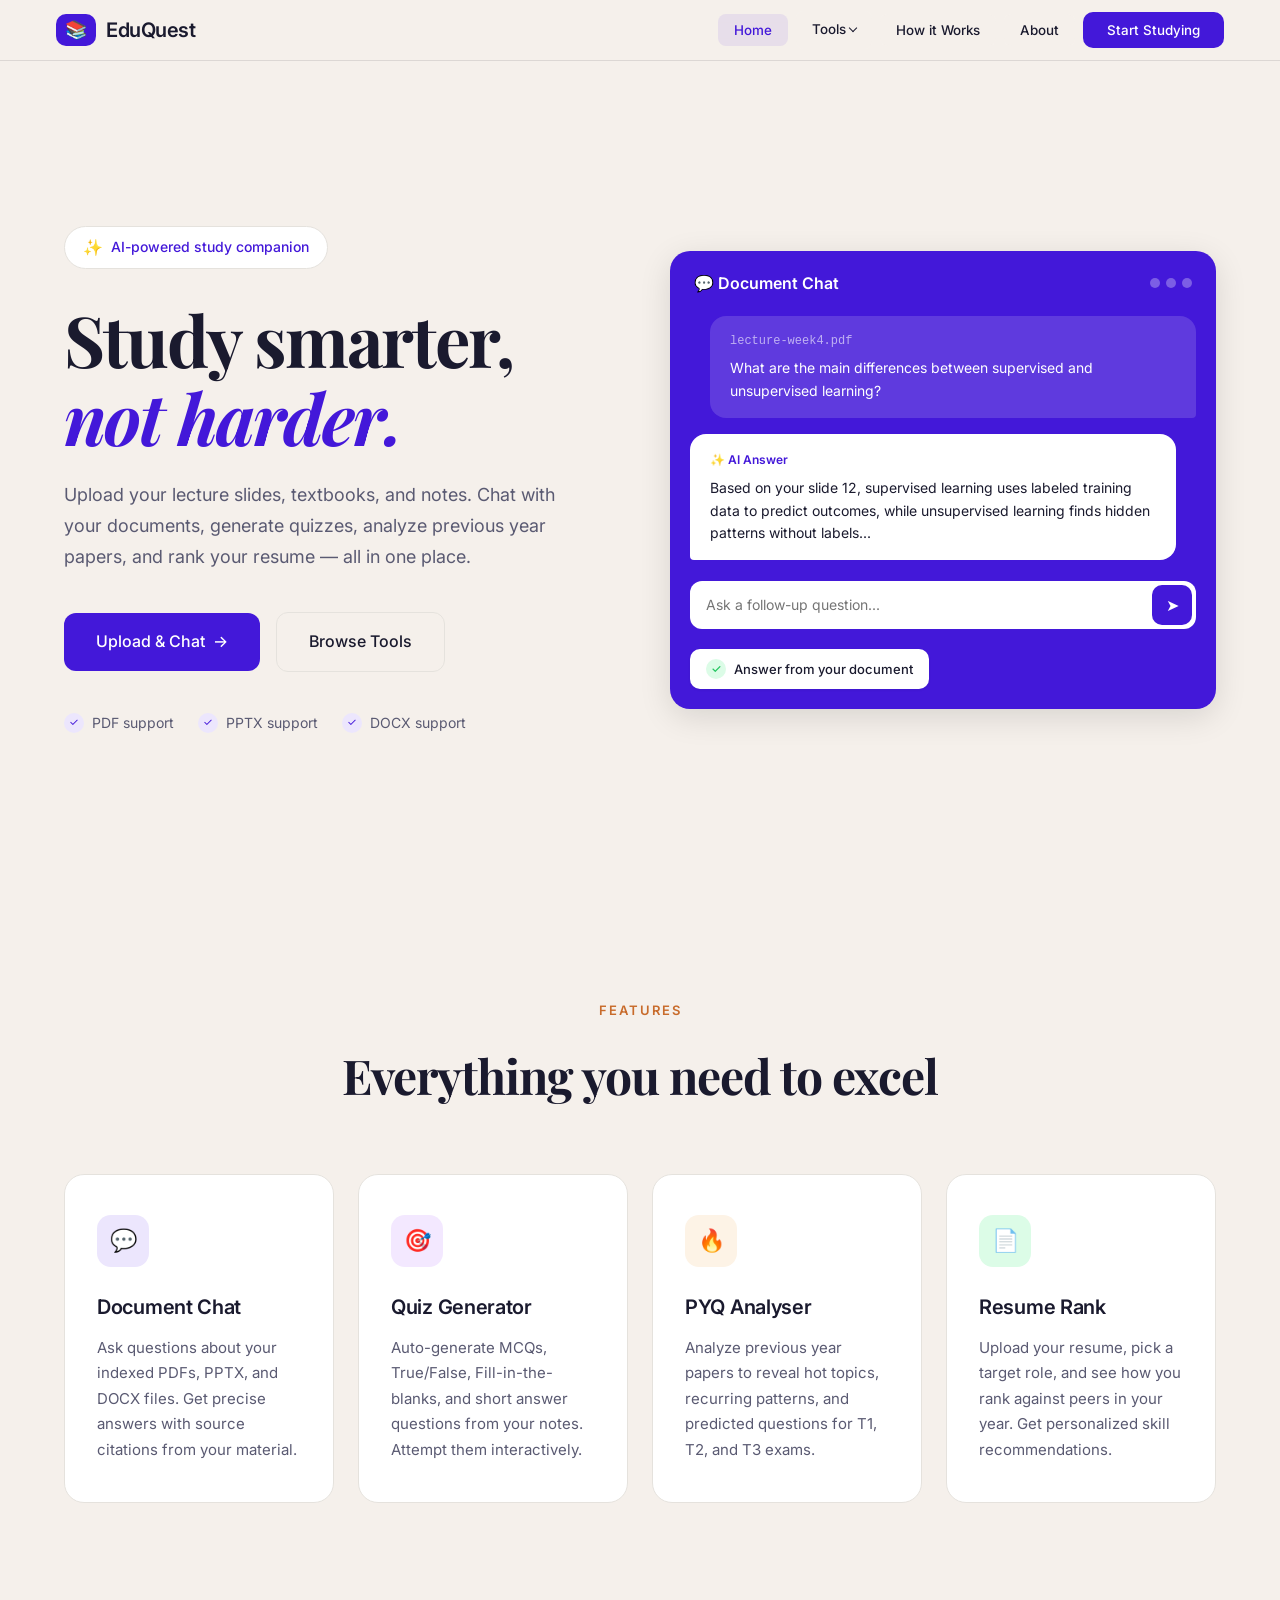
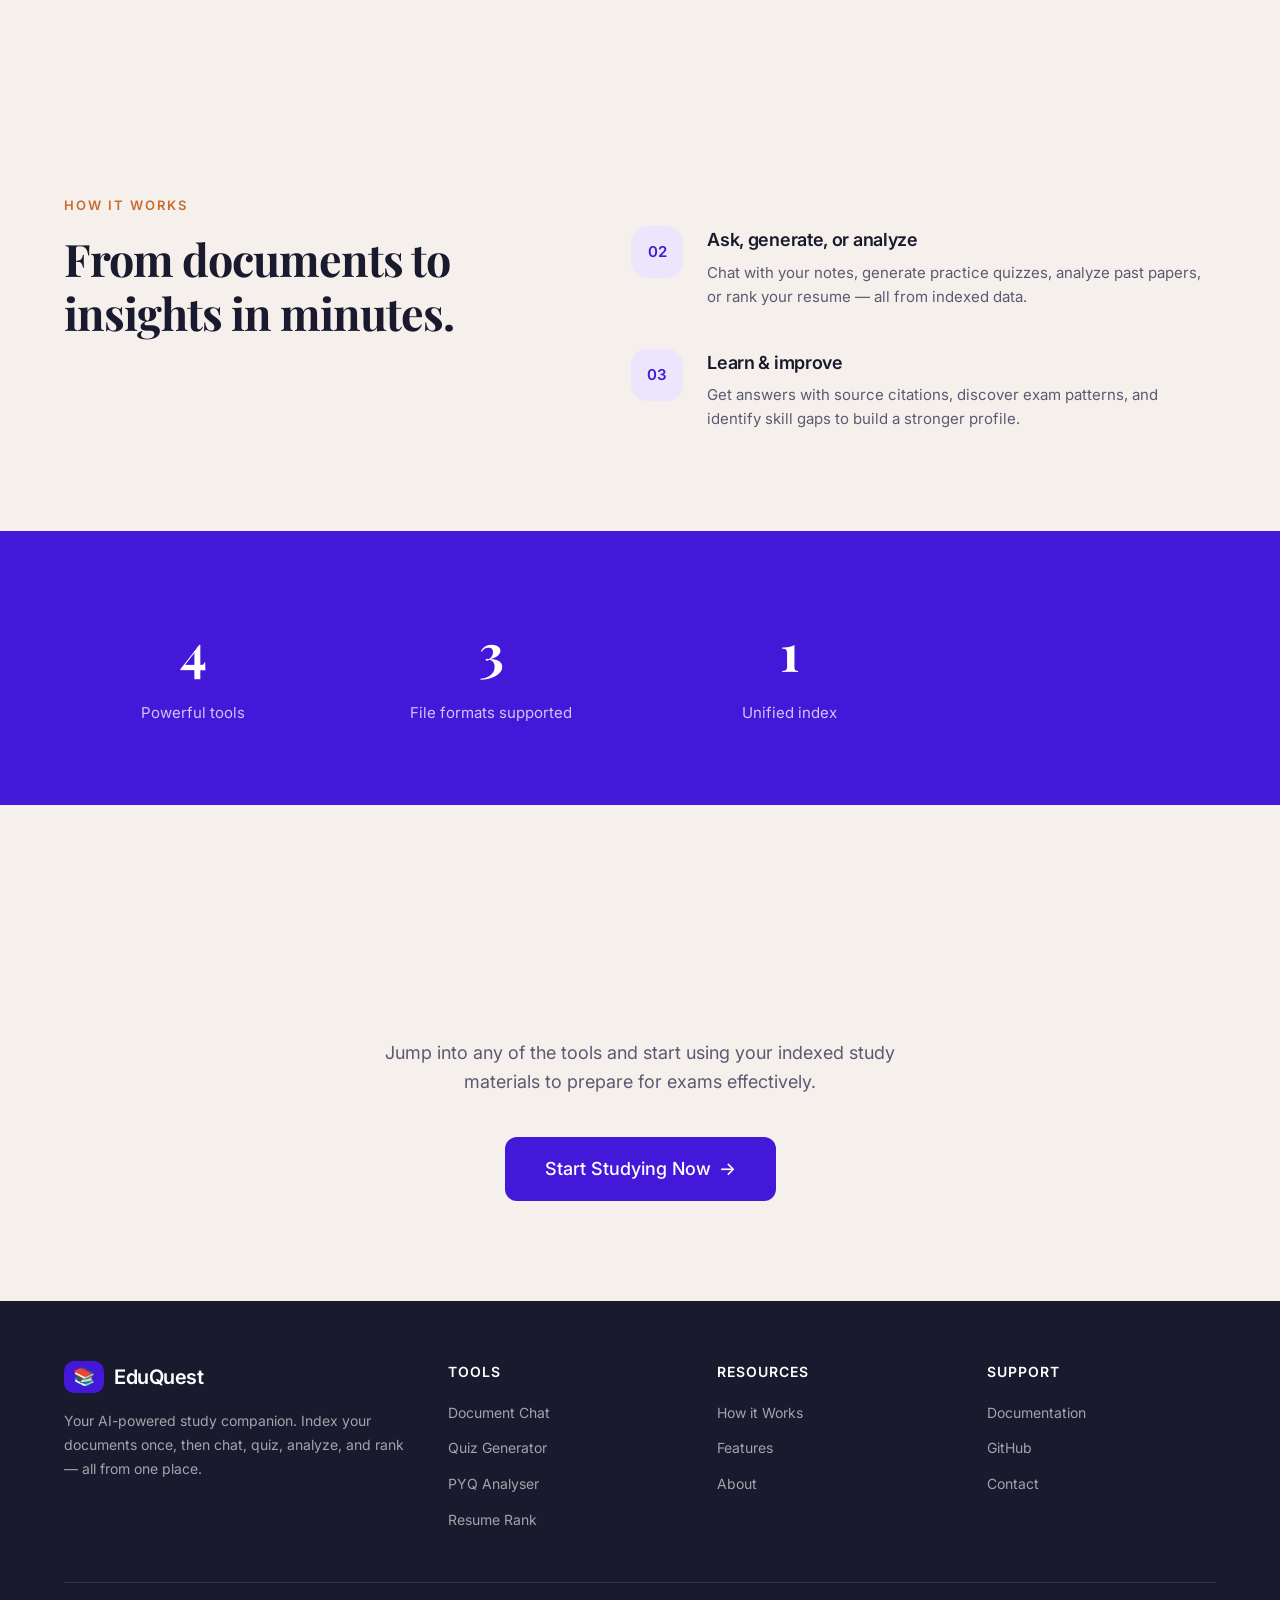
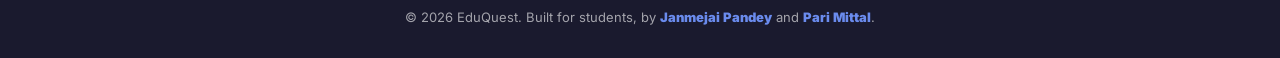
<file: src/web/index.html>
<!DOCTYPE html>
<html lang="en">
<head>
    <meta charset="UTF-8">
    <meta name="viewport" content="width=device-width, initial-scale=1.0">
    <title>EduQuest — Your AI Study Companion</title>

    <link rel="icon" href="favicon.ico" type="image/x-icon">
    <link href="https://fonts.googleapis.com/css2?family=Inter:wght@400;500;600&family=Playfair+Display:ital,wght@0,700;1,700&display=swap" rel="stylesheet">

    <link rel="stylesheet" href="style.css">
    <link rel="stylesheet" href="utils.css">

    <script src="script.js" defer></script>
</head>
<body>

    <!-- ═══════════════ NAVBAR ═══════════════ -->
    <nav class="navbar" id="navbar">
        <div class="nav-inner">
            <a href="#" class="nav-logo">
                <div class="nav-logo-icon">📚</div>
                <span class="nav-logo-text">EduQuest</span>
            </a>

            <ul class="nav-links" id="navLinks">
                <li><a href="#" class="active">Home</a></li>
                <li class="dropdown">
                    <a href="#features" class="dropdown-toggle">Tools</a>
                    <div class="dropdown-menu">
                        <a href="./chat/chat.html">💬 Document Chat</a>
                        <a href="./quiz/quiz.html">🎯 Quiz Generator</a>
                        <a href="./pyq/pyq.html">🔥 PYQ Analyser</a>
                        <a href="./resume/resume.html">📄 Resume Rank</a>
                    </div>
                </li>
                <li><a href="#how-it-works">How it Works</a></li>
                <li><a href="#stats">About</a></li>
                <li><a href="./chat/chat.html" class="nav-cta">Start Studying</a></li>
            </ul>

            <button type="button" class="mobile-toggle" id="mobileToggle" aria-label="Toggle menu">
                <span></span><span></span><span></span>
            </button>
        </div>
    </nav>

    <!-- ═══════════════ HERO ═══════════════ -->
    <section class="hero">
        <div class="container">
            <div class="hero-inner">
                <div class="hero-content">
                    <div class="hero-badge">
                        <span class="sparkle">✨</span>
                        AI-powered study companion
                    </div>

                    <h1 class="hero-title">
                        Study smarter,<br>
                        <em>not harder.</em>
                    </h1>

                    <p class="hero-description">
                        Upload your lecture slides, textbooks, and notes.
                        Chat with your documents, generate quizzes, analyze
                        previous year papers, and rank your resume — all in
                        one place.
                    </p>

                    <div class="hero-buttons">
                        <a href="./chat/chat.html" class="btn-primary">
                            Upload & Chat <span class="arrow">→</span>
                        </a>
                        <a href="#features" class="btn-secondary">
                            Browse Tools
                        </a>
                    </div>

                    <div class="hero-checks">
                        <div class="hero-check">
                            <div class="check-icon">✓</div>
                            PDF support
                        </div>
                        <div class="hero-check">
                            <div class="check-icon">✓</div>
                            PPTX support
                        </div>
                        <div class="hero-check">
                            <div class="check-icon">✓</div>
                            DOCX support
                        </div>
                    </div>
                </div>

                <!-- Chat Mockup -->
                <div class="hero-chat">
                    <div class="chat-window">
                        <div class="chat-header">
                            <div class="chat-header-left">
                                💬 Document Chat
                            </div>
                            <div class="chat-header-dots">
                                <span></span><span></span><span></span>
                            </div>
                        </div>

                        <div class="chat-body">
                            <div class="chat-msg user">
                                <div class="file-tag">lecture-week4.pdf</div>
                                What are the main differences between supervised and unsupervised learning?
                            </div>

                            <div class="chat-msg bot">
                                <div class="ai-label">✨ AI Answer</div>
                                Based on your slide 12, supervised learning uses labeled training data to predict outcomes, while unsupervised learning finds hidden patterns without labels...
                            </div>
                        </div>

                        <div class="chat-input-area">
                            <input type="text" placeholder="Ask a follow-up question..." disabled>
                            <button type="button" class="chat-send-btn">➤</button>
                        </div>

                        <div class="chat-source-badge">
                            <span class="green-dot">✓</span>
                            Answer from your document
                        </div>
                    </div>
                </div>
            </div>
        </div>
    </section>

    <!-- ═══════════════ FEATURES ═══════════════ -->
    <section class="features" id="features">
        <div class="container">
            <div class="section-label fade-in">FEATURES</div>
            <h2 class="section-title fade-in">Everything you need to excel</h2>

            <div class="features-grid">

                <a href="./chat/chat.html" class="feature-card fade-in">
                    <div class="feature-icon purple">💬</div>
                    <h3>Document Chat</h3>
                    <p>Ask questions about your indexed PDFs, PPTX, and DOCX files. Get precise answers with source citations from your material.</p>
                </a>

                <a href="./quiz/quiz.html" class="feature-card fade-in">
                    <div class="feature-icon violet">🎯</div>
                    <h3>Quiz Generator</h3>
                    <p>Auto-generate MCQs, True/False, Fill-in-the-blanks, and short answer questions from your notes. Attempt them interactively.</p>
                </a>

                <a href="./pyq/pyq.html" class="feature-card fade-in">
                    <div class="feature-icon orange">🔥</div>
                    <h3>PYQ Analyser</h3>
                    <p>Analyze previous year papers to reveal hot topics, recurring patterns, and predicted questions for T1, T2, and T3 exams.</p>
                </a>

                <a href="./resume/resume.html" class="feature-card fade-in">
                    <div class="feature-icon green">📄</div>
                    <h3>Resume Rank</h3>
                    <p>Upload your resume, pick a target role, and see how you rank against peers in your year. Get personalized skill recommendations.</p>
                </a>

            </div>
        </div>
    </section>

    <!-- ═══════════════ HOW IT WORKS ═══════════════ -->
    <section class="how-it-works" id="how-it-works">
        <div class="container">
            <div class="how-inner">
                <div>
                    <div class="how-label">HOW IT WORKS</div>
                    <h2 class="how-title">From documents to insights in minutes.</h2>
                </div>

                <div class="steps">
                    <div class="step">
                        <div class="step-number">01</div>
                        <div>
                            <h3>Index your documents</h3>
                            <p>Your PDFs, PPTX, and DOCX files are indexed with metadata (branch, year, subject, category) for fast retrieval.</p>
                        </div>
                    </div>

                    <div class="step">
                        <div class="step-number">02</div>
                        <div>
                            <h3>Ask, generate, or analyze</h3>
                            <p>Chat with your notes, generate practice quizzes, analyze past papers, or rank your resume — all from indexed data.</p>
                        </div>
                    </div>

                    <div class="step">
                        <div class="step-number">03</div>
                        <div>
                            <h3>Learn & improve</h3>
                            <p>Get answers with source citations, discover exam patterns, and identify skill gaps to build a stronger profile.</p>
                        </div>
                    </div>
                </div>
            </div>
        </div>
    </section>

    <!-- ═══════════════ STATS ═══════════════ -->
    <section class="stats" id="stats">
        <div class="container">
            <div class="stats-grid">
                <div class="stat-item fade-in">
                    <div class="stat-number">4</div>
                    <div class="stat-suffix"></div>
                    <div class="stat-label">Powerful tools</div>
                </div>
                <div class="stat-item fade-in">
                    <div class="stat-number">3</div>
                    <div class="stat-suffix"></div>
                    <div class="stat-label">File formats supported</div>
                </div>
                <div class="stat-item fade-in">
                    <div class="stat-number">1</div>
                    <div class="stat-suffix"></div>
                    <div class="stat-label">Unified index</div>
                </div>
                <div class="stat-item fade-in">
                    <div class="stat-number">∞</div>
                    <div class="stat-label">Study possibilities</div>
                </div>
            </div>
        </div>
    </section>

    <!-- ═══════════════ CTA ═══════════════ -->
    <section class="cta-section">
        <div class="container">
            <div class="section-label fade-in">GET STARTED</div>
            <h2 class="section-title fade-in">Ready to study smarter?</h2>
            <p class="fade-in">
                Jump into any of the tools and start using your indexed
                study materials to prepare for exams effectively.
            </p>
            <div class="fade-in">
                <a href="./chat/chat.html" class="btn-primary" style="font-size: 1.125rem; padding: 1.125rem 2.5rem;">
                    Start Studying Now <span class="arrow">→</span>
                </a>
            </div>
        </div>
    </section>

    <!-- ═══════════════ FOOTER ═══════════════ -->
    <footer class="footer">
        <div class="container">
            <div class="footer-inner">
                <div class="footer-brand">
                    <a href="#" class="nav-logo" style="color: white;">
                        <div class="nav-logo-icon">📚</div>
                        <span class="nav-logo-text">EduQuest</span>
                    </a>
                    <p>Your AI-powered study companion. Index your documents once, then chat, quiz, analyze, and rank — all from one place.</p>
                </div>

                <div>
                    <h4>Tools</h4>
                    <ul>
                        <li><a href="./chat/chat.html">Document Chat</a></li>
                        <li><a href="./quiz/quiz.html">Quiz Generator</a></li>
                        <li><a href="./pyq/pyq.html">PYQ Analyser</a></li>
                        <li><a href="./resume/resume.html">Resume Rank</a></li>
                    </ul>
                </div>

                <div>
                    <h4>Resources</h4>
                    <ul>
                        <li><a href="#how-it-works">How it Works</a></li>
                        <li><a href="#features">Features</a></li>
                        <li><a href="#stats">About</a></li>
                    </ul>
                </div>

                <div>
                    <h4>Support</h4>
                    <ul>
                        <li><a href="#">Documentation</a></li>
                        <li><a href="https://github.com/Janmejai-Pandey/Eduquest" target="_blank">GitHub</a></li>
                        <li><a href="#">Contact</a></li>
                    </ul>
                </div>
            </div>

            <div class="footer-bottom">
                © 2026 EduQuest. Built for students, by <a href="https://github.com/Janmejai-Pandey" target="_blank" rel="noopener noreferrer">Janmejai Pandey</a> and <a href="https://github.com/parim2250" target="_blank" rel="noopener noreferrer">Pari Mittal</a>.
            </div>
        </div>
    </footer>

</body>
</html>
</file>
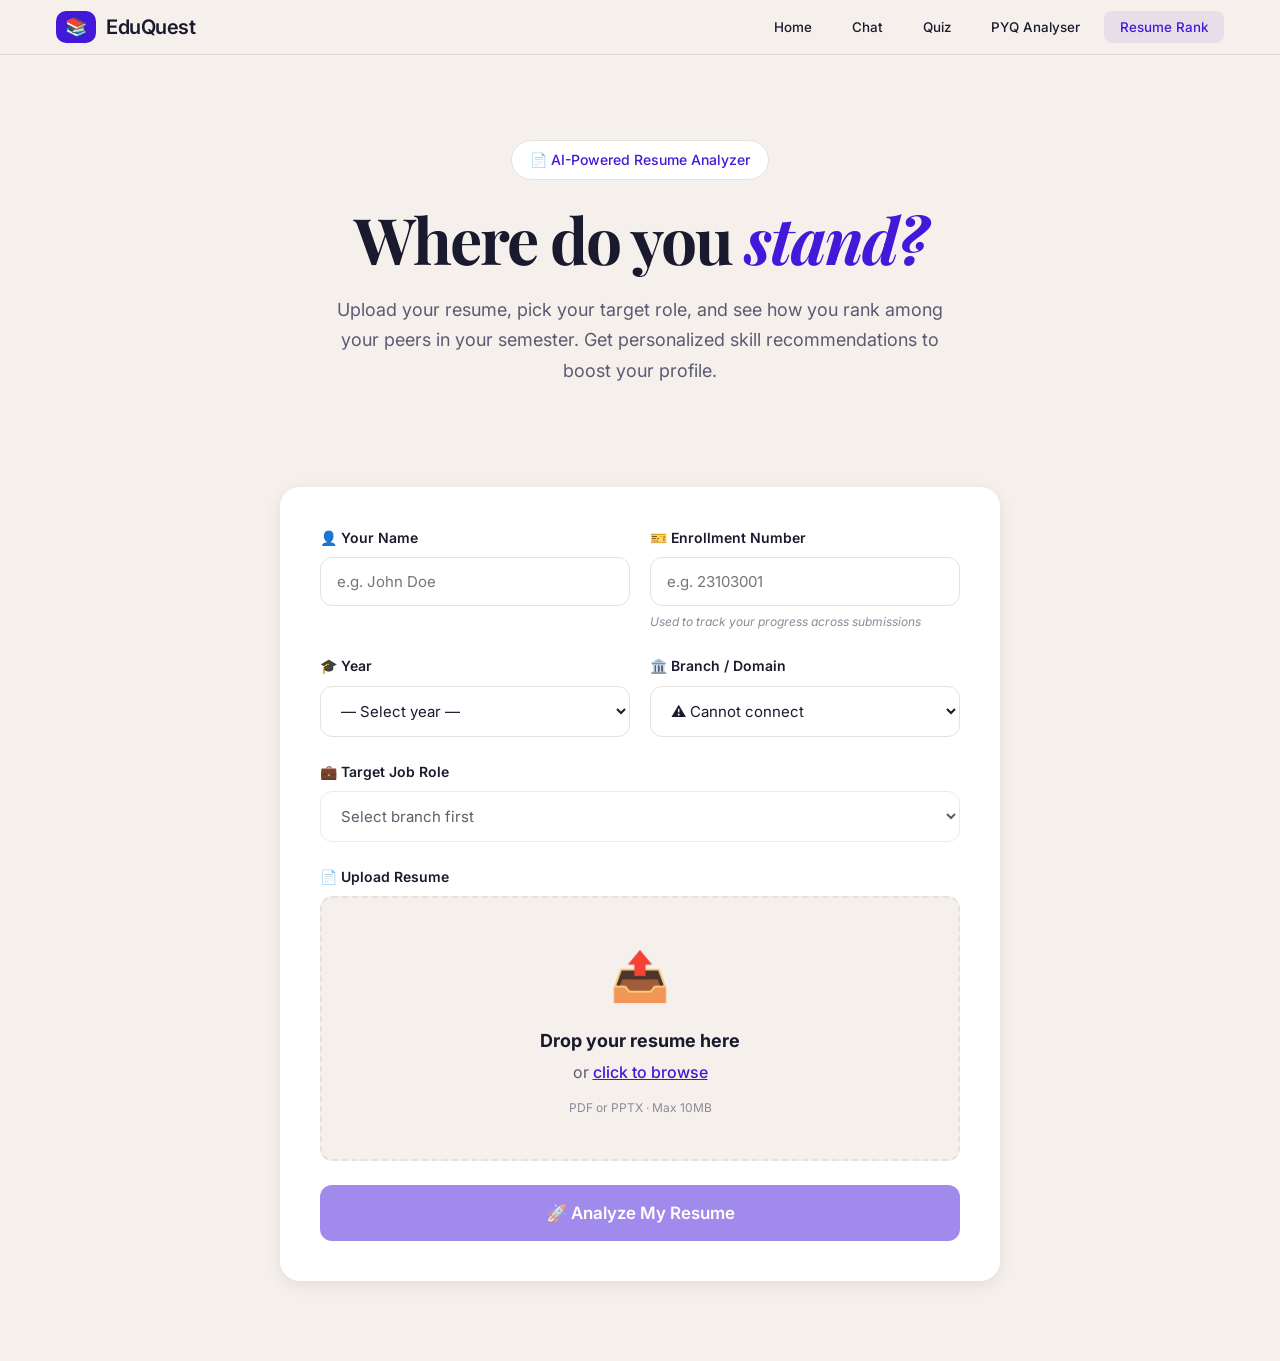
<file: src/web/resume/resume.html>
<!doctype html>
<html lang="en">
  <head>
    <meta charset="UTF-8" />
    <meta name="viewport" content="width=device-width, initial-scale=1.0" />
    <title>Resume Ranking — EduQuest</title>

    <link rel="icon" href="../favicon.ico" type="image/x-icon" />
    <link
      href="https://fonts.googleapis.com/css2?family=Inter:wght@400;500;600&family=Playfair+Display:ital,wght@0,700;1,700&display=swap"
      rel="stylesheet"
    />

    <link rel="stylesheet" href="../style.css" />
    <link rel="stylesheet" href="../utils.css" />
    <link rel="stylesheet" href="resume.css" />
  </head>
  <body>
    <!-- NAVBAR -->
    <nav class="navbar" id="navbar">
      <div class="nav-inner">
        <a href="../index.html" class="nav-logo">
          <div class="nav-logo-icon">📚</div>
          <span class="nav-logo-text">EduQuest</span>
        </a>
        <ul class="nav-links" id="navLinks">
          <li><a href="../index.html">Home</a></li>
          <li><a href="../chat/chat.html">Chat</a></li>
          <li><a href="../quiz/quiz.html">Quiz</a></li>
          <li><a href="../pyq/pyq.html">PYQ Analyser</a></li>
          <li><a href="resume.html" class="active">Resume Rank</a></li>
        </ul>
        <button class="mobile-toggle" id="mobileToggle">
          <span></span><span></span><span></span>
        </button>
      </div>
    </nav>

    <!-- HERO -->
    <section class="resume-hero">
      <div class="container">
        <div class="resume-badge">📄 AI-Powered Resume Analyzer</div>
        <h1>Where do you <em>stand?</em></h1>
        <p>
          Upload your resume, pick your target role, and see how you rank among
          your peers in your semester. Get personalized skill recommendations to
          boost your profile.
        </p>
      </div>
    </section>

    <!-- UPLOAD -->
    <section class="upload-section">
      <div class="container">
        <div class="upload-card" id="uploadCard">
          <form id="resumeForm">
            <!-- Personal Info -->
            <div class="form-row">
              <div class="form-group">
                <label for="userName">👤 Your Name</label>
                <input
                  type="text"
                  id="userName"
                  placeholder="e.g. John Doe"
                  required
                />
              </div>
              <div class="form-group">
                <label for="enrollment">🎫 Enrollment Number</label>
                <input
                  type="text"
                  id="enrollment"
                  placeholder="e.g. 23103001"
                  required
                />
                <small class="input-hint"
                  >Used to track your progress across submissions</small
                >
              </div>
            </div>

            <!-- Academic Info -->
            <div class="form-row">
              <div class="form-group">
                <label for="yearSelect">🎓 Year</label>
                <select id="yearSelect" required>
                  <option value="">— Select year —</option>
                  <option value="1">Year 1</option>
                  <option value="2">Year 2</option>
                  <option value="3">Year 3</option>
                  <option value="4">Year 4</option>
                  <option value="5">Year 5</option>
                </select>
              </div>
              <div class="form-group">
                <label for="branchSelect">🏛️ Branch / Domain</label>
                <select id="branchSelect" required>
                  <option value="">— Select branch —</option>
                </select>
              </div>
            </div>

            <!-- Target Role -->
            <div class="form-group">
              <label for="roleSelect">💼 Target Job Role</label>
              <select id="roleSelect" required disabled>
                <option value="">Select branch first</option>
              </select>
              <small class="role-skills-hint" id="roleSkillsHint"></small>
            </div>

            <!-- Dropzone -->
            <div class="form-group">
              <label>📄 Upload Resume</label>
              <div class="dropzone" id="dropzone">
                <input type="file" id="resumeFile" accept=".pdf,.pptx" hidden />
                <div class="dropzone-content">
                  <div class="dropzone-icon">📤</div>
                  <h3>Drop your resume here</h3>
                  <p>or <span class="dropzone-link">click to browse</span></p>
                  <small>PDF or PPTX · Max 10MB</small>
                </div>
                <div
                  class="dropzone-file"
                  id="dropzoneFile"
                  style="display: none"
                >
                  <div class="file-icon">📄</div>
                  <div class="file-info">
                    <strong id="fileName">—</strong>
                    <small id="fileSize">—</small>
                  </div>
                  <button type="button" class="file-remove" id="fileRemove">
                    ✕
                  </button>
                </div>
              </div>
            </div>

            <button type="submit" class="analyze-btn" id="analyzeBtn" disabled>
              🚀 Analyze My Resume
            </button>
          </form>
        </div>
      </div>
    </section>

    <!-- LOADING -->
    <section class="loading-section" id="loadingSection" style="display: none">
      <div class="container">
        <div class="loading-card">
          <div class="loading-spinner"></div>
          <h3 id="loadingText">Analyzing your resume…</h3>
          <p>This may take a few seconds</p>
        </div>
      </div>
    </section>

    <!-- RESULTS -->
    <section class="results-section" id="resultsSection" style="display: none">
      <div class="container">
        <!-- Special status banner (first-time or update) -->
        <div id="statusBanner" style="display: none"></div>

        <!-- Hero Result -->
        <div class="result-hero-card">
          <div class="result-hero-left">
            <div class="result-score-circle">
              <svg viewBox="0 0 200 200">
                <circle
                  cx="100"
                  cy="100"
                  r="90"
                  stroke="#e5e2dd"
                  stroke-width="14"
                  fill="none"
                />
                <circle
                  cx="100"
                  cy="100"
                  r="90"
                  stroke="#4318D9"
                  stroke-width="14"
                  fill="none"
                  stroke-linecap="round"
                  stroke-dasharray="565.48"
                  id="scoreCircle"
                  transform="rotate(-90 100 100)"
                />
              </svg>
              <div class="score-text">
                <div class="score-number" id="scoreNumber">0</div>
                <div class="score-label">/ 100</div>
              </div>
            </div>
          </div>
          <div class="result-hero-right">
            <div class="result-tag" id="resultTag">—</div>
            <h2 id="resultTitle">Your Resume Score</h2>
            <p id="resultSubtitle">—</p>

            <div class="rank-stats">
              <div class="rank-stat">
                <div class="rank-stat-value" id="rankValue">—</div>
                <div class="rank-stat-label">Your Rank</div>
              </div>
              <div class="rank-stat">
                <div class="rank-stat-value" id="percentileValue">—</div>
                <div class="rank-stat-label">Percentile</div>
              </div>
              <div class="rank-stat">
                <div class="rank-stat-value" id="cohortValue">—</div>
                <div class="rank-stat-label">Total in Cohort</div>
              </div>
            </div>

            <div class="standing-message" id="standingMessage"></div>
          </div>
        </div>

        <!-- Score change (only for updates) -->
        <div
          class="score-change-card"
          id="scoreChangeCard"
          style="display: none"
        ></div>

        <!-- Breakdown -->
        <div class="result-card">
          <h3>📊 Score Breakdown</h3>
          <p class="card-subtitle">How your final score was calculated</p>
          <div class="breakdown-grid" id="breakdownGrid"></div>
        </div>

        <!-- Skills grid -->
        <div class="skills-grid">
          <div class="result-card">
            <h3>✅ Skills You Have</h3>
            <p class="card-subtitle" id="foundSkillsSubtitle">—</p>
            <div class="skills-container" id="foundSkillsContainer"></div>
          </div>

          <div class="result-card">
            <h3>📚 Priority Skills to Learn</h3>
            <p class="card-subtitle">
              Prioritized recommendations for your target role
            </p>
            <div class="recommendations" id="recommendationsContainer"></div>
          </div>
        </div>

        <!-- Missing skills -->
        <div class="result-card">
          <h3>🎯 All Skill Gaps</h3>
          <p class="card-subtitle">
            Complete list of skills missing from your resume
          </p>
          <div class="missing-skills" id="missingSkillsContainer"></div>
        </div>

        <!-- Actions -->
        <div class="result-actions">
          <button type="button" class="btn-primary" id="downloadBtn">
            📥 Download Report
          </button>
          <button type="button" class="btn-secondary" id="newScanBtn">
            🔄 Analyze Another
          </button>
        </div>
      </div>
    </section>

    <script src="../script.js"></script>
    <script src="resume.js"></script>
  </body>
</html>
</file>
<file: src/web/style.css>
/* ══════════════════════════════════════════════════════════
   STYLE — All Component & Section Styles
   ══════════════════════════════════════════════════════════ */


/* ════════════════════════════════════════
   NAVBAR
   ════════════════════════════════════════ */
.navbar {
    position: fixed;
    top: 0;
    left: 0;
    right: 0;
    z-index: 1000;
    background: rgba(245, 240, 235, 0.85);
    backdrop-filter: blur(1.25rem);
    -webkit-backdrop-filter: blur(1.25rem);
    border-bottom: 0.08rem solid rgba(0, 0, 0, 0.1);
    transition: var(--transition);
}

.navbar.scrolled {
    background: rgba(245, 240, 235, 0.95);
    box-shadow: var(--shadow-sm);
}

.nav-inner {
    display: flex;
    align-items: center;
    justify-content: space-between;
    padding: 0.7rem 1rem;
    max-width: var(--max-container);
    margin: 0 auto;
}

.nav-logo {
    display: flex;
    align-items: center;
    gap: 0.625rem;
    color: var(--text-dark);
}

.nav-logo-icon {
    width: 2.5rem;
    height: 2rem;
    background: var(--purple);
    border-radius: 0.625rem;
    display: flex;
    align-items: center;
    justify-content: center;
    color: white;
    font-size: 1.125rem;
}

.nav-logo-text {
    font-size: 1.25rem;
    font-weight: 600;
    letter-spacing: -0.03125rem;
}

.nav-links {
    display: flex;
    align-items: center;
    gap: 0.5rem;
}

.nav-links a {
    color: var(--text-dark);
    font-size: 0.8375rem;
    font-weight: 500;
    padding: 0.5rem 1rem;
    border-radius: 0.5rem;
    transition: var(--transition);
    background: rgb(245 240 235);
}

.nav-links a:hover,
.nav-links a.active {
    background: rgba(67, 24, 217, 0.08);
    color: var(--purple);
}

/* Dropdown */
.nav-links .dropdown {
    position: relative;
}

.nav-links .dropdown-toggle {
    display: flex;
    align-items: center;
    gap: 0.25rem;
    cursor: pointer;
}

.nav-links .dropdown-toggle::after {
    content: '';
    border: solid currentColor;
    border-width: 0 0.09375rem 0.09375rem 0;
    display: inline-block;
    padding: 0.15625rem;
    transform: rotate(45deg);
    margin-top: -0.1875rem;
}

.dropdown-menu {
    position: absolute;
    top: 100%;
    left: 0;
    background: white;
    border-radius: var(--radius);
    box-shadow: var(--shadow-lg);
    padding: 0.5rem;
    min-width: 12.5rem;
    opacity: 0;
    visibility: hidden;
    transform: translateY(0.5rem);
    transition: var(--transition);
}

.dropdown:hover .dropdown-menu {
    opacity: 1;
    visibility: visible;
    transform: translateY(0);
}

.dropdown-menu a {
    display: block;
    padding: 0.625rem 0.875rem;
    font-size: 0.875rem;
    border-radius: 0.5rem;
}

/* CTA Button */
.nav-cta {
    background: var(--purple) !important;
    color: white !important;
    padding: 0.625rem 1.5rem !important;
    border-radius: 0.625rem !important;
    font-weight: 500 !important;
}

.nav-cta:hover {
    background: var(--purple-dark) !important;
    transform: translateY(-0.0625rem);
    box-shadow: 0 0.25rem 0.75rem rgba(67, 24, 217, 0.3);
}

/* Mobile Menu Toggle */
.mobile-toggle {
    display: none;
    padding: 0.5rem;
}

.mobile-toggle span {
    display: block;
    width: 1.375rem;
    height: 0.125rem;
    background: var(--text-dark);
    margin: 0.3125rem 0;
    border-radius: 0.125rem;
    transition: var(--transition);
}


/* ════════════════════════════════════════
   HERO
   ════════════════════════════════════════ */
.hero {
    padding: 8.75rem 0 5rem;
    min-height: 100vh;
    display: flex;
    align-items: center;
}

.hero-inner {
    display: grid;
    grid-template-columns: 1fr 1fr;
    gap: 3.75rem;
    align-items: center;
}

.hero-badge {
    display: inline-flex;
    align-items: center;
    gap: 0.5rem;
    padding: 0.5rem 1.125rem;
    background: white;
    border: 0.0625rem solid var(--border);
    border-radius: 3.125rem;
    font-size: 0.875rem;
    font-weight: 500;
    color: var(--purple);
    margin-bottom: 2rem;
    animation: fadeInUp 0.6s ease;
}

.hero-badge .sparkle {
    font-size: 1rem;
}

.hero-title {
    font-family: var(--font-heading);
    font-size: clamp(2.625rem, 5.5vw, 4.5rem);
    font-weight: 700;
    line-height: 1.1;
    letter-spacing: -0.125rem;
    margin-bottom: 1.5rem;
    animation: fadeInUp 0.6s ease 0.1s both;
}

.hero-title em {
    color: var(--purple);
    font-style: italic;
}

.hero-description {
    font-size: 1.125rem;
    line-height: 1.7;
    color: var(--text-body);
    max-width: 32.5rem;
    margin-bottom: 2.5rem;
    animation: fadeInUp 0.6s ease 0.2s both;
}

.hero-buttons {
    display: flex;
    align-items: center;
    gap: 1rem;
    margin-bottom: 2.5rem;
    animation: fadeInUp 0.6s ease 0.3s both;
}

/* Buttons */
.btn-primary {
    display: inline-flex;
    align-items: center;
    gap: 0.5rem;
    padding: 1rem 2rem;
    background: var(--purple);
    color: white;
    font-size: 1rem;
    font-weight: 500;
    border-radius: var(--radius);
    transition: var(--transition);
}

.btn-primary:hover {
    background: var(--purple-dark);
    transform: translateY(-0.125rem);
    box-shadow: 0 0.5rem 1.5rem rgba(67, 24, 217, 0.3);
}

.btn-primary .arrow {
    transition: transform 0.3s ease;
}

.btn-primary:hover .arrow {
    transform: translateX(0.25rem);
}

.btn-secondary {
    display: inline-flex;
    align-items: center;
    gap: 0.5rem;
    padding: 1rem 2rem;
    background: transparent;
    color: var(--text-dark);
    font-size: 1rem;
    font-weight: 500;
    border: 0.09375rem solid var(--border);
    border-radius: var(--radius);
    transition: var(--transition);
}

.btn-secondary:hover {
    border-color: var(--purple);
    color: var(--purple);
    background: var(--purple-light);
}

/* Hero Checks */
.hero-checks {
    display: flex;
    gap: 1.5rem;
    animation: fadeInUp 0.6s ease 0.4s both;
}

.hero-check {
    display: flex;
    align-items: center;
    gap: 0.5rem;
    font-size: 0.875rem;
    color: var(--text-body);
}

.hero-check .check-icon {
    width: 1.25rem;
    height: 1.25rem;
    background: var(--purple-light);
    border-radius: 50%;
    display: flex;
    align-items: center;
    justify-content: center;
    color: var(--purple);
    font-size: 0.6875rem;
}

/* Chat Mockup */
.hero-chat {
    animation: fadeInUp 0.8s ease 0.3s both;
}

.chat-window {
    background: var(--purple);
    border-radius: var(--radius-lg);
    box-shadow: var(--shadow-lg);
    overflow: hidden;
    position: relative;
}

.chat-header {
    display: flex;
    align-items: center;
    justify-content: space-between;
    padding: 1.25rem 1.5rem;
}

.chat-header-left {
    display: flex;
    align-items: center;
    gap: 0.625rem;
    color: white;
    font-size: 1rem;
    font-weight: 600;
}

.chat-header-dots {
    display: flex;
    gap: 0.375rem;
}

.chat-header-dots span {
    width: 0.625rem;
    height: 0.625rem;
    border-radius: 50%;
    background: rgba(255, 255, 255, 0.3);
}

.chat-body {
    padding: 0 1.25rem 1.25rem;
    display: flex;
    flex-direction: column;
    gap: 1rem;
}

.chat-msg {
    padding: 1rem 1.25rem;
    border-radius: 1rem;
    font-size: 0.875rem;
    line-height: 1.6;
    animation: messageIn 0.5s ease both;
}

.chat-msg.user {
    background: rgba(255, 255, 255, 0.15);
    color: white;
    margin-left: 1.25rem;
    border-bottom-right-radius: 0.25rem;
    animation-delay: 0.5s;
}

.chat-msg .file-tag {
    font-family: var(--font-mono);
    font-size: 0.75rem;
    color: rgba(255, 255, 255, 0.6);
    margin-bottom: 0.375rem;
}

.chat-msg.bot {
    background: white;
    color: var(--text-dark);
    margin-right: 1.25rem;
    border-bottom-left-radius: 0.25rem;
    animation-delay: 1s;
}

.chat-msg.bot .ai-label {
    display: flex;
    align-items: center;
    gap: 0.375rem;
    font-size: 0.75rem;
    font-weight: 600;
    color: var(--purple);
    margin-bottom: 0.5rem;
}

.chat-input-area {
    margin: 0 1.25rem 1.25rem;
    display: flex;
    align-items: center;
    background: white;
    border-radius: 0.75rem;
    padding: 0.25rem 0.25rem 0.25rem 1rem;
}

.chat-input-area input {
    flex: 1;
    border: none;
    outline: none;
    font-size: 0.875rem;
    color: var(--text-muted);
    font-family: inherit;
    background: transparent;
}

.chat-send-btn {
    width: 2.5rem;
    height: 2.5rem;
    border-radius: 0.625rem;
    background: var(--purple);
    color: white;
    display: flex;
    align-items: center;
    justify-content: center;
    transition: var(--transition);
}

.chat-send-btn:hover {
    background: var(--purple-dark);
}

.chat-source-badge {
    margin: 0 1.25rem 1.25rem;
    display: inline-flex;
    align-items: center;
    gap: 0.5rem;
    background: white;
    padding: 0.625rem 1rem;
    border-radius: 0.625rem;
    font-size: 0.8125rem;
    font-weight: 500;
    color: var(--text-dark);
    box-shadow: var(--shadow-sm);
}

.chat-source-badge .green-dot {
    width: 1.25rem;
    height: 1.25rem;
    background: #dcfce7;
    border-radius: 50%;
    display: flex;
    align-items: center;
    justify-content: center;
    color: var(--green);
    font-size: 0.75rem;
}


/* ════════════════════════════════════════
   FEATURES
   ════════════════════════════════════════ */
.features {
    padding: 6.25rem 0;
    background: var(--bg-cream);
}

.section-label {
    text-transform: uppercase;
    font-size: 0.8125rem;
    font-weight: 600;
    letter-spacing: 0.125rem;
    color: var(--orange);
    text-align: center;
    margin-bottom: 1rem;
}

.section-title {
    font-family: var(--font-heading);
    font-size: clamp(2rem, 4vw, 3rem);
    font-weight: 700;
    text-align: center;
    letter-spacing: -0.0625rem;
    margin-bottom: 3.75rem;
}

.features-grid {
    display: grid;
    grid-template-columns: repeat(4, 1fr);
    gap: 1.5rem;
}

.feature-card {
    background: white;
    border: 0.0625rem solid var(--border);
    border-radius: var(--radius-lg);
    padding: 2.5rem 2rem;
    transition: var(--transition);
}

.feature-card:hover {
    transform: translateY(-0.25rem);
    box-shadow: var(--shadow-md);
    border-color: var(--purple-light);
}

.feature-icon {
    width: 3.25rem;
    height: 3.25rem;
    border-radius: 0.875rem;
    display: flex;
    align-items: center;
    justify-content: center;
    font-size: 1.375rem;
    margin-bottom: 1.5rem;
}

.feature-icon.purple {
    background: var(--purple-light);
    color: var(--purple);
}

.feature-icon.violet {
    background: #f3e8ff;
    color: #9333ea;
}

.feature-icon.orange {
    background: var(--orange-light);
    color: var(--orange);
}

.feature-card h3 {
    font-size: 1.25rem;
    font-weight: 600;
    margin-bottom: 0.75rem;
    letter-spacing: -0.01875rem;
}

.feature-card p {
    font-size: 0.9375rem;
    color: var(--text-body);
    line-height: 1.7;
}


/* ════════════════════════════════════════
   HOW IT WORKS
   ════════════════════════════════════════ */
.how-it-works {
    padding: 6.25rem 0;
    background: var(--bg-cream);
}

.how-inner {
    display: grid;
    grid-template-columns: 1fr 1.2fr;
    gap: 5rem;
    align-items: center;
}

.how-label {
    text-transform: uppercase;
    font-size: 0.8125rem;
    font-weight: 600;
    letter-spacing: 0.125rem;
    color: var(--orange);
    margin-bottom: 1rem;
}

.how-title {
    font-family: var(--font-heading);
    font-size: clamp(2rem, 3.5vw, 3rem);
    font-weight: 700;
    line-height: 1.2;
    letter-spacing: -0.0625rem;
}

.steps {
    display: flex;
    flex-direction: column;
    gap: 2.5rem;
}

.step {
    display: flex;
    gap: 1.5rem;
    align-items: flex-start;
    opacity: 0;
    transform: translateX(1.875rem);
    transition: all 0.6s ease;
}

.step.visible {
    opacity: 1;
    transform: translateX(0);
}

.step-number {
    width: 3.25rem;
    height: 3.25rem;
    min-width: 3.25rem;
    border-radius: 1rem;
    background: var(--purple-light);
    color: var(--purple);
    display: flex;
    align-items: center;
    justify-content: center;
    font-size: 0.9375rem;
    font-weight: 600;
}

.step h3 {
    font-size: 1.125rem;
    font-weight: 600;
    margin-bottom: 0.375rem;
    letter-spacing: -0.01875rem;
}

.step p {
    font-size: 0.9375rem;
    color: var(--text-body);
    line-height: 1.6;
}


/* ════════════════════════════════════════
   STATS
   ════════════════════════════════════════ */
.stats {
    background: var(--purple);
    padding: 5rem 0;
}

.stats-grid {
    display: grid;
    grid-template-columns: repeat(4, 1fr);
    gap: 2.5rem;
    text-align: center;
}

.stat-item {
    color: white;
}

.stat-number {
    font-family: var(--font-heading);
    font-size: clamp(2.25rem, 4vw, 3.5rem);
    font-weight: 700;
    letter-spacing: -0.0625rem;
    margin-bottom: 0.5rem;
    display: inline-block;
}

.stat-suffix {
    font-family: var(--font-heading);
    font-size: clamp(2.25rem, 4vw, 3.5rem);
    font-weight: 700;
    display: inline-block;
    margin-left: -0.25rem;
}

.stat-number .star {
    color: #fbbf24;
}

.stat-label {
    font-size: 0.9375rem;
    color: rgba(255, 255, 255, 0.75);
}


/* ════════════════════════════════════════
   CTA SECTION
   ════════════════════════════════════════ */
.cta-section {
    padding: 6.25rem 0;
    text-align: center;
}

.cta-section .section-title {
    margin-bottom: 1.25rem;
}

.cta-section p {
    font-size: 1.125rem;
    color: var(--text-body);
    max-width: 35rem;
    margin: 0 auto 2.5rem;
}


/* ════════════════════════════════════════
   FOOTER
   ════════════════════════════════════════ */
.footer {
    background: var(--text-dark);
    color: rgba(255, 255, 255, 0.6);
    padding: 3.75rem 0 1.875rem;
}

.footer-inner {
    display: grid;
    grid-template-columns: 1.5fr 1fr 1fr 1fr;
    gap: 2.5rem;
    margin-bottom: 2.5rem;
}

.footer-brand p {
    font-size: 0.875rem;
    line-height: 1.7;
    margin-top: 1rem;
}

.footer h4 {
    color: white;
    font-size: 0.875rem;
    font-weight: 600;
    margin-bottom: 1rem;
    text-transform: uppercase;
    letter-spacing: 0.0625rem;
}

.footer ul li {
    margin-bottom: 0.625rem;
}

.footer ul a {
    color: rgba(255, 255, 255, 0.6);
    font-size: 0.875rem;
    transition: var(--transition);
}

.footer ul a:hover {
    color: white;
}

.footer-bottom {
    border-top: 0.0625rem solid rgba(255, 255, 255, 0.1);
    padding-top: 1.5rem;
    text-align: center;
    font-size: 0.8125rem;
}

a.feature-card {
    text-decoration: none;
    color: inherit;
    display: block;
    cursor: pointer;
}

a.feature-card:hover h3 {
    color: var(--purple);
}

.feature-icon.green {
    background: #dcfce7;
    color: #15803d;
}

.footer-bottom a {
    color: #6a8bed;
    text-decoration: none;
    font-weight: 900;
}

.footer-bottom a:hover {
    text-decoration: underline;
}
</file>
<file: src/web/utils.css>
/* ══════════════════════════════════════════════════════════
   UTILS — Reset, Variables, Animations, Responsive
   ══════════════════════════════════════════════════════════ */


/* ─────────────────────────────────────────
   1. CSS VARIABLES
   ───────────────────────────────────────── */
:root {
    /* Colors */
    --bg-cream:     #f5f0eb;
    --bg-white:     #ffffff;
    --purple:       #4318D9;
    --purple-light: #ece6fd;
    --purple-dark:  #3311b0;
    --text-dark:    #1a1a2e;
    --text-body:    #5a5a72;
    --text-muted:   #8a8a9a;
    --orange:       #c86b2b;
    --orange-light: #fdf3e6;
    --green:        #22c55e;
    --border:       #e5e2dd;

    /* Base sizing (all in rem for consistency) */
    --radius:       0.75rem;    /* 12px */
    --radius-lg:    1.25rem;    /* 20px */
    --radius-sm:    0.5rem;     /* 8px */
    --radius-xs:    0.375rem;   /* 6px */

    /* Shadows */
    --shadow-sm: 0 0.0625rem 0.1875rem rgba(0, 0, 0, 0.06);
    --shadow-md: 0 0.25rem 1rem      rgba(0, 0, 0, 0.08);
    --shadow-lg: 0 0.5rem  2rem      rgba(0, 0, 0, 0.12);

    /* Transitions */
    --transition: all 0.3s cubic-bezier(0.4, 0, 0.2, 1);

    /* Container widths */
    --max-container: 75rem;   /* 1200px */
    --max-content:   50rem;   /* 800px  */
    --max-narrow:    40rem;   /* 640px  */

    /* Font stack */
    --font-body:    'Inter', -apple-system, BlinkMacSystemFont, sans-serif;
    --font-heading: 'Playfair Display', serif;
    --font-mono:    'Courier New', monospace;
}


/* ─────────────────────────────────────────
   2. RESET & BASE
   ───────────────────────────────────────── */
html {
    font-size: 100%;                /* Default 16px, respects user zoom */
    scroll-behavior: smooth;
}

*, *::before, *::after {
    margin: 0;
    padding: 0;
    box-sizing: border-box;
}

body {
    font-family: var(--font-body);
    font-size: 1rem;                /* 16px */
    background-color: var(--bg-cream);
    color: var(--text-dark);
    line-height: 1.6;
    overflow-x: hidden;
}

a {
    text-decoration: none;
    color: inherit;
}

ul {
    list-style: none;
}

button {
    font-family: inherit;
    font-size: inherit;
    cursor: pointer;
    border: none;
    background: none;
}

/* Improve readability on smaller screens */
@media (max-width: 30em) {
    html { font-size: 93.75%; }     /* 15px on tiny screens */
}

/* Slight boost on very large screens */
@media (min-width: 90em) {
    html { font-size: 106.25%; }    /* 17px on 1440px+ */
}


/* ─────────────────────────────────────────
   3. LAYOUT UTILITIES
   ───────────────────────────────────────── */
.container {
    max-width: var(--max-container);
    margin: 0 auto;
    padding: 0 1.5rem;
}


/* ─────────────────────────────────────────
   4. ANIMATIONS
   ───────────────────────────────────────── */
@keyframes fadeInUp {
    from {
        opacity: 0;
        transform: translateY(1.5rem);
    }
    to {
        opacity: 1;
        transform: translateY(0);
    }
}

@keyframes messageIn {
    from {
        opacity: 0;
        transform: translateY(0.75rem) scale(0.97);
    }
    to {
        opacity: 1;
        transform: translateY(0) scale(1);
    }
}

@keyframes countUp {
    from {
        opacity: 0;
        transform: translateY(1.25rem);
    }
    to {
        opacity: 1;
        transform: translateY(0);
    }
}

.fade-in {
    opacity: 0;
    transform: translateY(1.875rem);
    transition: all 0.7s ease;
}

.fade-in.visible {
    opacity: 1;
    transform: translateY(0);
}


/* ─────────────────────────────────────────
   5. RESPONSIVE — Tablet (≤62em / 992px)
   ───────────────────────────────────────── */
@media (max-width: 62em) {
    .hero-inner {
        grid-template-columns: 1fr;
        gap: 2.5rem;
    }

    .hero {
        padding: 7.5rem 0 3.75rem;
        min-height: auto;
    }

    .hero-chat {
        max-width: 31.25rem;
    }

    .features-grid {
        grid-template-columns: 1fr;
        max-width: 30rem;
        margin: 0 auto;
    }

    .how-inner {
        grid-template-columns: 1fr;
        gap: 2.5rem;
    }

    .stats-grid {
        grid-template-columns: repeat(2, 1fr);
        gap: 2rem;
    }

    .footer-inner {
        grid-template-columns: 1fr 1fr;
    }
}


/* ─────────────────────────────────────────
   6. RESPONSIVE — Mobile (≤48em / 768px)
   ───────────────────────────────────────── */
@media (max-width: 48em) {
    .nav-links {
        display: none;
        position: fixed;
        top: 4.5rem;
        left: 0;
        right: 0;
        background: white;
        flex-direction: column;
        padding: 1.5rem;
        box-shadow: var(--shadow-lg);
        border-radius: 0 0 1rem 1rem;
        gap: 0.8em;
    }

    .nav-links.open {
        display: flex;
    }

    .mobile-toggle {
        display: block;
    }

    .hero-buttons {
        flex-direction: column;
        align-items: flex-start;
    }

    .hero-checks {
        flex-direction: column;
        gap: 0.75rem;
    }

    .stats-grid {
        grid-template-columns: 1fr 1fr;
    }

    .footer-inner {
        grid-template-columns: 1fr;
    }
}
</file>
<file: src/web/resume/resume.css>
/* ══════════════════════════════════════════════════════════
   RESUME RANKING PAGE
   ══════════════════════════════════════════════════════════ */

body { background: var(--bg-cream); }


/* HERO */
.resume-hero {
    padding: 8.75rem 0 3.75rem;
    text-align: center;
}

.resume-badge {
    display: inline-block;
    padding: 0.5rem 1.125rem;
    background: white;
    border: 0.0625rem solid var(--border);
    border-radius: 3.125rem;
    font-size: 0.875rem;
    font-weight: 500;
    color: var(--purple);
    margin-bottom: 1.5rem;
}

.resume-hero h1 {
    font-family: var(--font-heading);
    font-size: clamp(2.25rem, 5vw, 4rem);
    font-weight: 700;
    line-height: 1.1;
    letter-spacing: -0.125rem;
    margin-bottom: 1.25rem;
}

.resume-hero h1 em {
    color: var(--purple);
    font-style: italic;
}

.resume-hero p {
    font-size: 1.125rem;
    color: var(--text-body);
    max-width: 40rem;
    margin: 0 auto;
    line-height: 1.7;
}


/* UPLOAD */
.upload-section { padding: 2.5rem 0 5rem; }

.upload-card {
    max-width: 45rem;
    margin: 0 auto;
    background: white;
    border-radius: var(--radius-lg);
    padding: 2.5rem;
    box-shadow: var(--shadow-md);
}

.form-group { margin-bottom: 1.5rem; }

.form-row {
    display: grid;
    grid-template-columns: 1fr 1fr;
    gap: 1.25rem;
    margin-bottom: 0;
}

.form-row .form-group { margin-bottom: 1.5rem; }

.form-group label {
    display: block;
    font-size: 0.875rem;
    font-weight: 600;
    color: var(--text-dark);
    margin-bottom: 0.5rem;
}

.form-group input,
.form-group select {
    width: 100%;
    padding: 0.875rem 1rem;
    border: 0.09375rem solid var(--border);
    border-radius: var(--radius);
    font-family: inherit;
    font-size: 0.9375rem;
    background: white;
    color: var(--text-dark);
    transition: var(--transition);
}

.form-group input:focus,
.form-group select:focus {
    outline: none;
    border-color: var(--purple);
    box-shadow: 0 0 0 0.1875rem rgba(67, 24, 217, 0.1);
}

.role-skills-hint {
    display: block;
    margin-top: 0.5rem;
    font-size: 0.8125rem;
    color: var(--text-muted);
    line-height: 1.5;
    font-style: italic;
}


/* DROPZONE */
.dropzone {
    border: 0.125rem dashed var(--border);
    border-radius: var(--radius);
    padding: 2.5rem 1.25rem;
    text-align: center;
    margin-bottom: 1.5rem;
    cursor: pointer;
    transition: var(--transition);
    background: var(--bg-cream);
}

.dropzone:hover,
.dropzone.dragover {
    border-color: var(--purple);
    background: var(--purple-light);
}

.dropzone-icon { font-size: 3rem; margin-bottom: 0.75rem; }

.dropzone h3 { font-size: 1.125rem; margin-bottom: 0.25rem; }

.dropzone p { color: var(--text-body); margin-bottom: 0.5rem; }

.dropzone-link {
    color: var(--purple);
    text-decoration: underline;
    font-weight: 500;
}

.dropzone small {
    color: var(--text-muted);
    font-size: 0.75rem;
}

.dropzone-file {
    display: flex;
    align-items: center;
    gap: 1rem;
    padding: 1.25rem;
    background: white;
    border-radius: var(--radius);
    box-shadow: var(--shadow-sm);
}

.file-icon { font-size: 2rem; }

.file-info { flex: 1; text-align: left; }

.file-info strong {
    display: block;
    color: var(--text-dark);
    margin-bottom: 0.25rem;
    word-break: break-all;
}

.file-info small { color: var(--text-muted); }

.file-remove {
    width: 2rem;
    height: 2rem;
    border-radius: 50%;
    background: #fee2e2;
    color: #dc2626;
    border: none;
    cursor: pointer;
    font-size: 0.875rem;
    transition: var(--transition);
}

.file-remove:hover {
    background: #dc2626;
    color: white;
}


/* ANALYZE BUTTON */
.analyze-btn {
    width: 100%;
    padding: 1.125rem;
    background: var(--purple);
    color: white;
    border: none;
    border-radius: var(--radius);
    font-family: inherit;
    font-size: 1.0625rem;
    font-weight: 600;
    cursor: pointer;
    transition: var(--transition);
}

.analyze-btn:hover:not(:disabled) {
    background: var(--purple-dark);
    transform: translateY(-0.125rem);
    box-shadow: 0 0.5rem 1.5rem rgba(67, 24, 217, 0.3);
}

.analyze-btn:disabled {
    opacity: 0.5;
    cursor: not-allowed;
}


/* LOADING */
.loading-section { padding: 3.75rem 0; }

.loading-card {
    max-width: 30rem;
    margin: 0 auto;
    background: white;
    border-radius: var(--radius-lg);
    padding: 3.75rem 2.5rem;
    text-align: center;
    box-shadow: var(--shadow-md);
}

.loading-spinner {
    width: 4rem;
    height: 4rem;
    border: 0.25rem solid var(--border);
    border-top-color: var(--purple);
    border-radius: 50%;
    margin: 0 auto 1.5rem;
    animation: spin 1s linear infinite;
}

@keyframes spin { to { transform: rotate(360deg); } }

.loading-card h3 { font-size: 1.25rem; margin-bottom: 0.5rem; }

.loading-card p { color: var(--text-muted); }


/* RESULTS */
.results-section { padding: 4.5rem 0 6.25rem; }

.result-card {
    background: white;
    border-radius: var(--radius-lg);
    padding: 2rem;
    margin-bottom: 1.5rem;
    box-shadow: var(--shadow-sm);
}

.result-card h3 {
    font-size: 1.25rem;
    font-weight: 600;
    margin-bottom: 0.5rem;
    letter-spacing: -0.01875rem;
}

.card-subtitle {
    color: var(--text-body);
    font-size: 0.875rem;
    margin-bottom: 1.25rem;
}


/* HERO RESULT */
.result-hero-card {
    background: linear-gradient(135deg, #ffffff 0%, #f8f5ff 100%);
    border-radius: var(--radius-lg);
    padding: 2.5rem;
    margin-bottom: 1.5rem;
    box-shadow: var(--shadow-md);
    display: grid;
    grid-template-columns: 13.75rem 1fr;
    gap: 2.5rem;
    align-items: center;
}

.result-score-circle {
    position: relative;
    width: 13.75rem;
    height: 13.75rem;
}

.result-score-circle svg { width: 100%; height: 100%; }

#scoreCircle {
    transition: stroke-dashoffset 1.5s cubic-bezier(0.4, 0, 0.2, 1);
    stroke-dashoffset: 565.48;
}

.score-text {
    position: absolute;
    top: 50%;
    left: 50%;
    transform: translate(-50%, -50%);
    text-align: center;
}

.score-number {
    font-family: var(--font-heading);
    font-size: 3.5rem;
    font-weight: 700;
    color: var(--purple);
    line-height: 1;
}

.score-label {
    font-size: 0.875rem;
    color: var(--text-muted);
    margin-top: 0.25rem;
}

.result-tag {
    display: inline-block;
    padding: 0.25rem 0.75rem;
    border-radius: 3.125rem;
    font-size: 0.75rem;
    font-weight: 600;
    text-transform: uppercase;
    letter-spacing: 0.0625rem;
    margin-bottom: 0.75rem;
}

.result-hero-right h2 {
    font-family: var(--font-heading);
    font-size: 2rem;
    margin-bottom: 0.5rem;
    letter-spacing: -0.0625rem;
}

.result-hero-right > p {
    color: var(--text-body);
    margin-bottom: 1.5rem;
}

.rank-stats {
    display: grid;
    grid-template-columns: repeat(3, 1fr);
    gap: 1rem;
    margin-bottom: 1rem;
}

.rank-stat {
    background: white;
    padding: 1rem;
    border-radius: var(--radius);
    text-align: center;
    border: 0.0625rem solid var(--border);
}

.rank-stat-value {
    font-family: var(--font-heading);
    font-size: 1.75rem;
    font-weight: 700;
    color: var(--purple);
    margin-bottom: 0.25rem;
}

.rank-stat-label {
    font-size: 0.75rem;
    color: var(--text-muted);
    text-transform: uppercase;
    letter-spacing: 0.0625rem;
}

.standing-message {
    margin-top: 1rem;
    padding: 0.875rem 1.125rem;
    background: var(--purple-light);
    border-radius: var(--radius);
    font-size: 0.875rem;
    color: var(--purple-dark);
    font-weight: 500;
    line-height: 1.5;
}


/* BREAKDOWN */
.breakdown-grid {
    display: grid;
    grid-template-columns: repeat(auto-fit, minmax(13.75rem, 1fr));
    gap: 1rem;
}

.breakdown-item {
    padding: 1rem;
    background: var(--bg-cream);
    border-radius: var(--radius);
    border-left: 0.25rem solid var(--purple);
}

.breakdown-label {
    font-size: 0.8125rem;
    color: var(--text-body);
    text-transform: uppercase;
    letter-spacing: 0.0625rem;
    margin-bottom: 0.5rem;
    font-weight: 600;
}

.breakdown-value {
    font-family: var(--font-heading);
    font-size: 1.75rem;
    font-weight: 700;
    color: var(--text-dark);
    margin-bottom: 0.375rem;
}

.breakdown-value small {
    font-family: var(--font-body);
    font-size: 0.875rem;
    color: var(--text-muted);
    font-weight: 400;
}

.breakdown-bar {
    height: 0.375rem;
    background: var(--border);
    border-radius: 0.1875rem;
    overflow: hidden;
    margin-bottom: 0.25rem;
}

.breakdown-bar-fill {
    height: 100%;
    background: var(--purple);
    border-radius: 0.1875rem;
    transition: width 1s ease;
}

.breakdown-weight {
    font-size: 0.6875rem;
    color: var(--text-muted);
    margin-top: 0.25rem;
}


/* SKILLS */
.skills-grid {
    display: grid;
    grid-template-columns: 1fr 1fr;
    gap: 1.5rem;
    margin-bottom: 1.5rem;
}

.skills-container {
    display: flex;
    flex-wrap: wrap;
    gap: 0.5rem;
}

.skill-chip {
    padding: 0.375rem 0.875rem;
    background: #dcfce7;
    color: #15803d;
    border-radius: 3.125rem;
    font-size: 0.8125rem;
    font-weight: 500;
}

.skill-chip.missing {
    background: #fee2e2;
    color: #dc2626;
}

.skill-chip.priority {
    background: var(--purple);
    color: white;
    font-weight: 600;
}


/* RECOMMENDATIONS */
.recommendations {
    display: flex;
    flex-direction: column;
    gap: 0.75rem;
}

.rec-item {
    padding: 0.875rem 1rem;
    background: var(--bg-cream);
    border-radius: var(--radius);
    border-left: 0.1875rem solid var(--orange);
}

.rec-item.high { border-left-color: #dc2626; }
.rec-item.medium { border-left-color: var(--orange); }
.rec-item.low { border-left-color: #94a3b8; }

.rec-header {
    display: flex;
    justify-content: space-between;
    align-items: center;
    margin-bottom: 0.375rem;
    gap: 0.5rem;
}

.rec-skill {
    font-weight: 600;
    color: var(--text-dark);
    text-transform: capitalize;
}

.rec-priority {
    font-size: 0.6875rem;
    padding: 0.125rem 0.5rem;
    border-radius: 3.125rem;
    text-transform: uppercase;
    font-weight: 600;
    letter-spacing: 0.0625rem;
    white-space: nowrap;
}

.rec-priority.high   { background: #fee2e2; color: #dc2626; }
.rec-priority.medium { background: var(--orange-light); color: var(--orange); }
.rec-priority.low    { background: #f1f5f9; color: #64748b; }

.rec-reason {
    font-size: 0.8125rem;
    color: var(--text-body);
    line-height: 1.5;
}


/* MISSING SKILLS */
.missing-skills .skill-category {
    margin-bottom: 1.25rem;
}

.skill-category-name {
    font-size: 0.8125rem;
    font-weight: 600;
    color: var(--text-muted);
    text-transform: uppercase;
    letter-spacing: 0.0625rem;
    margin-bottom: 0.5rem;
}


/* ACTIONS */
.result-actions {
    display: flex;
    gap: 1rem;
    justify-content: center;
    margin-top: 2rem;
}


/* RESPONSIVE */
@media (max-width: 48em) {
    .resume-hero {
        padding: 6.25rem 0 2.5rem;
    }

    .upload-card {
        padding: 1.5rem;
    }

    .form-row {
        grid-template-columns: 1fr;
    }

    .result-hero-card {
        grid-template-columns: 1fr;
        padding: 1.5rem;
        text-align: center;
    }

    .result-score-circle {
        margin: 0 auto;
    }

    .rank-stats {
        grid-template-columns: 1fr;
    }

    .skills-grid {
        grid-template-columns: 1fr;
    }

    .result-actions {
        flex-direction: column;
    }

    #statusBanner {
        flex-direction: column;
        text-align: center;
        padding: 1.25rem;
    }

    .score-change-grid {
        grid-template-columns: 1fr;
    }
}

/* Input hints */
.input-hint {
    display: block;
    margin-top: 0.375rem;
    font-size: 0.75rem;
    color: var(--text-muted);
    font-style: italic;
}


/* Status banner (first-time / update) */
#statusBanner {
    max-width: 62.5rem;
    margin: 0 auto 1.5rem;
    padding: 1.5rem 2rem;
    border-radius: var(--radius-lg);
    box-shadow: var(--shadow-md);
    display: flex;
    align-items: center;
    gap: 1rem;
    font-size: 1rem;
    line-height: 1.5;
}

#statusBanner.first-time {
    background: linear-gradient(135deg, #dcfce7 0%, #ffffff 100%);
    border-left: 0.375rem solid #15803d;
    color: #14532d;
}

#statusBanner.update {
    background: linear-gradient(135deg, #dbeafe 0%, #ffffff 100%);
    border-left: 0.375rem solid #1d4ed8;
    color: #1e3a8a;
}

#statusBanner .banner-icon {
    font-size: 2.25rem;
    flex-shrink: 0;
}

#statusBanner .banner-content strong {
    display: block;
    font-size: 1.125rem;
    margin-bottom: 0.25rem;
}


/* Score change card (before → after) */
.score-change-card {
    max-width: 62.5rem;
    margin: 0 auto 1.5rem;
    background: white;
    border-radius: var(--radius-lg);
    padding: 1.5rem 2rem;
    box-shadow: var(--shadow-sm);
    border: 1px solid var(--border);
}

.score-change-card h3 {
    font-family: var(--font-heading);
    font-size: 1.25rem;
    margin-bottom: 1rem;
    text-align: center;
}

.score-change-grid {
    display: grid;
    grid-template-columns: 1fr 1fr;
    gap: 1.5rem;
}

.change-item {
    text-align: center;
    padding: 1.25rem;
    background: var(--bg-cream);
    border-radius: var(--radius);
}

.change-item-label {
    font-size: 0.75rem;
    text-transform: uppercase;
    letter-spacing: 0.0625rem;
    color: var(--text-muted);
    margin-bottom: 0.5rem;
    font-weight: 600;
}

.change-values {
    display: flex;
    align-items: baseline;
    justify-content: center;
    gap: 0.75rem;
    flex-wrap: wrap;
}

.change-before {
    font-family: var(--font-heading);
    font-size: 1.5rem;
    color: var(--text-muted);
    text-decoration: line-through;
}

.change-arrow {
    color: var(--text-muted);
    font-size: 1.25rem;
}

.change-after {
    font-family: var(--font-heading);
    font-size: 2rem;
    color: var(--purple);
    font-weight: 700;
}

.change-delta {
    display: inline-block;
    margin-top: 0.5rem;
    padding: 0.25rem 0.875rem;
    border-radius: 3.125rem;
    font-size: 0.8125rem;
    font-weight: 600;
}

.change-delta.positive {
    background: #dcfce7;
    color: #15803d;
}

.change-delta.negative {
    background: #fee2e2;
    color: #dc2626;
}

.change-delta.neutral {
    background: var(--bg-cream);
    color: var(--text-muted);
}

.hide {
    display: none;
}
</file>
